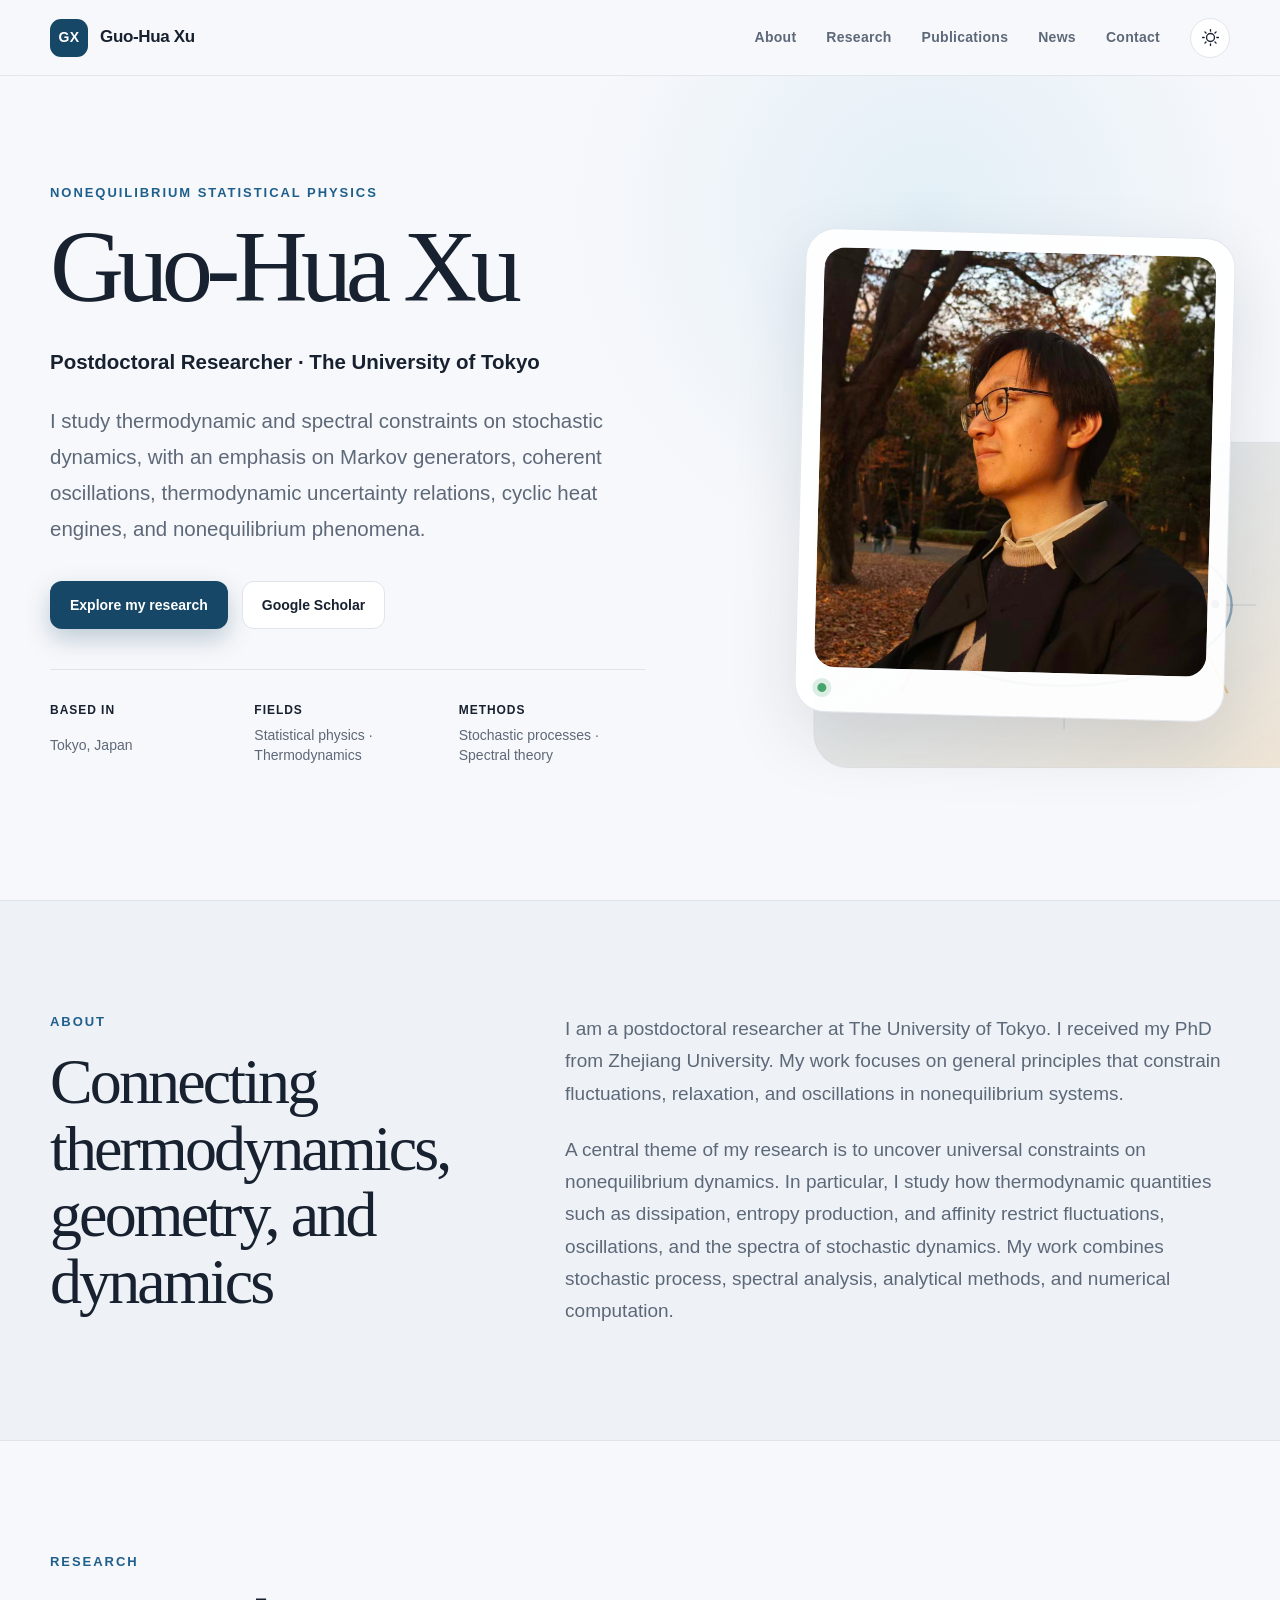
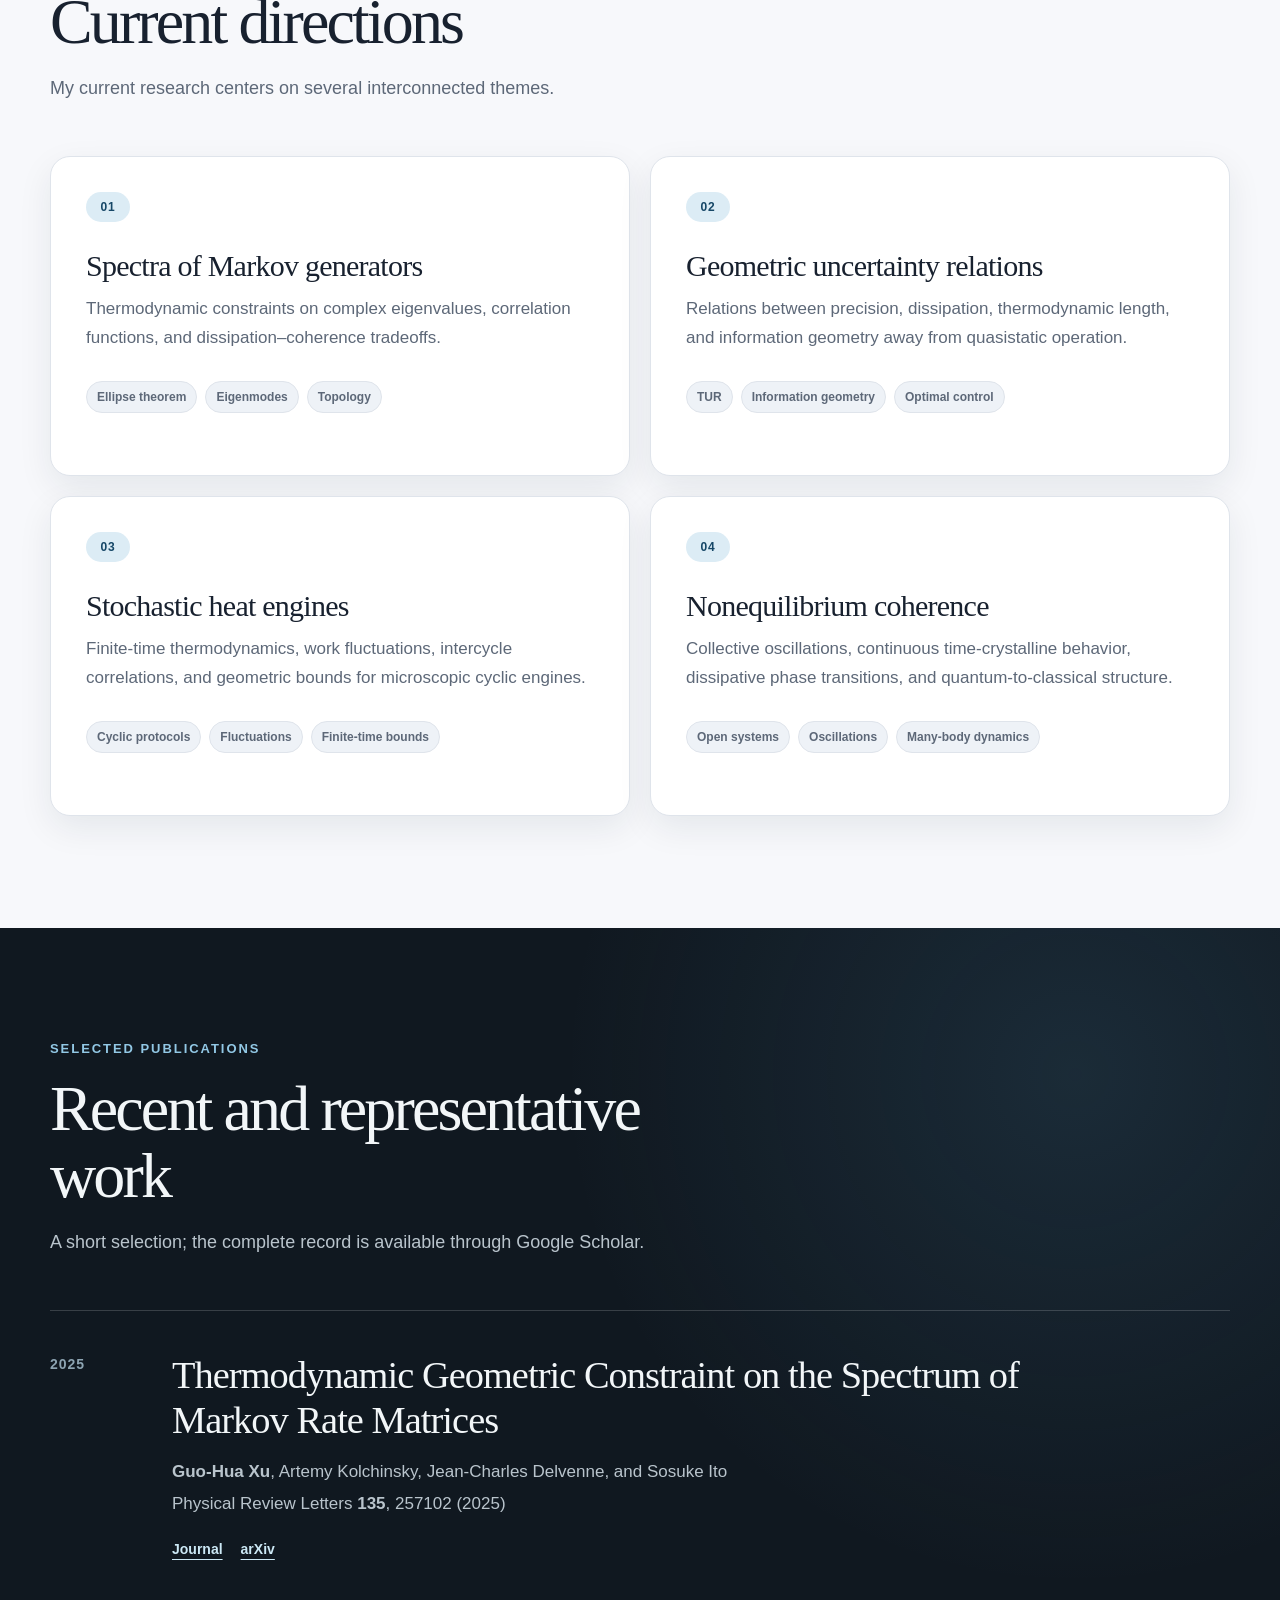
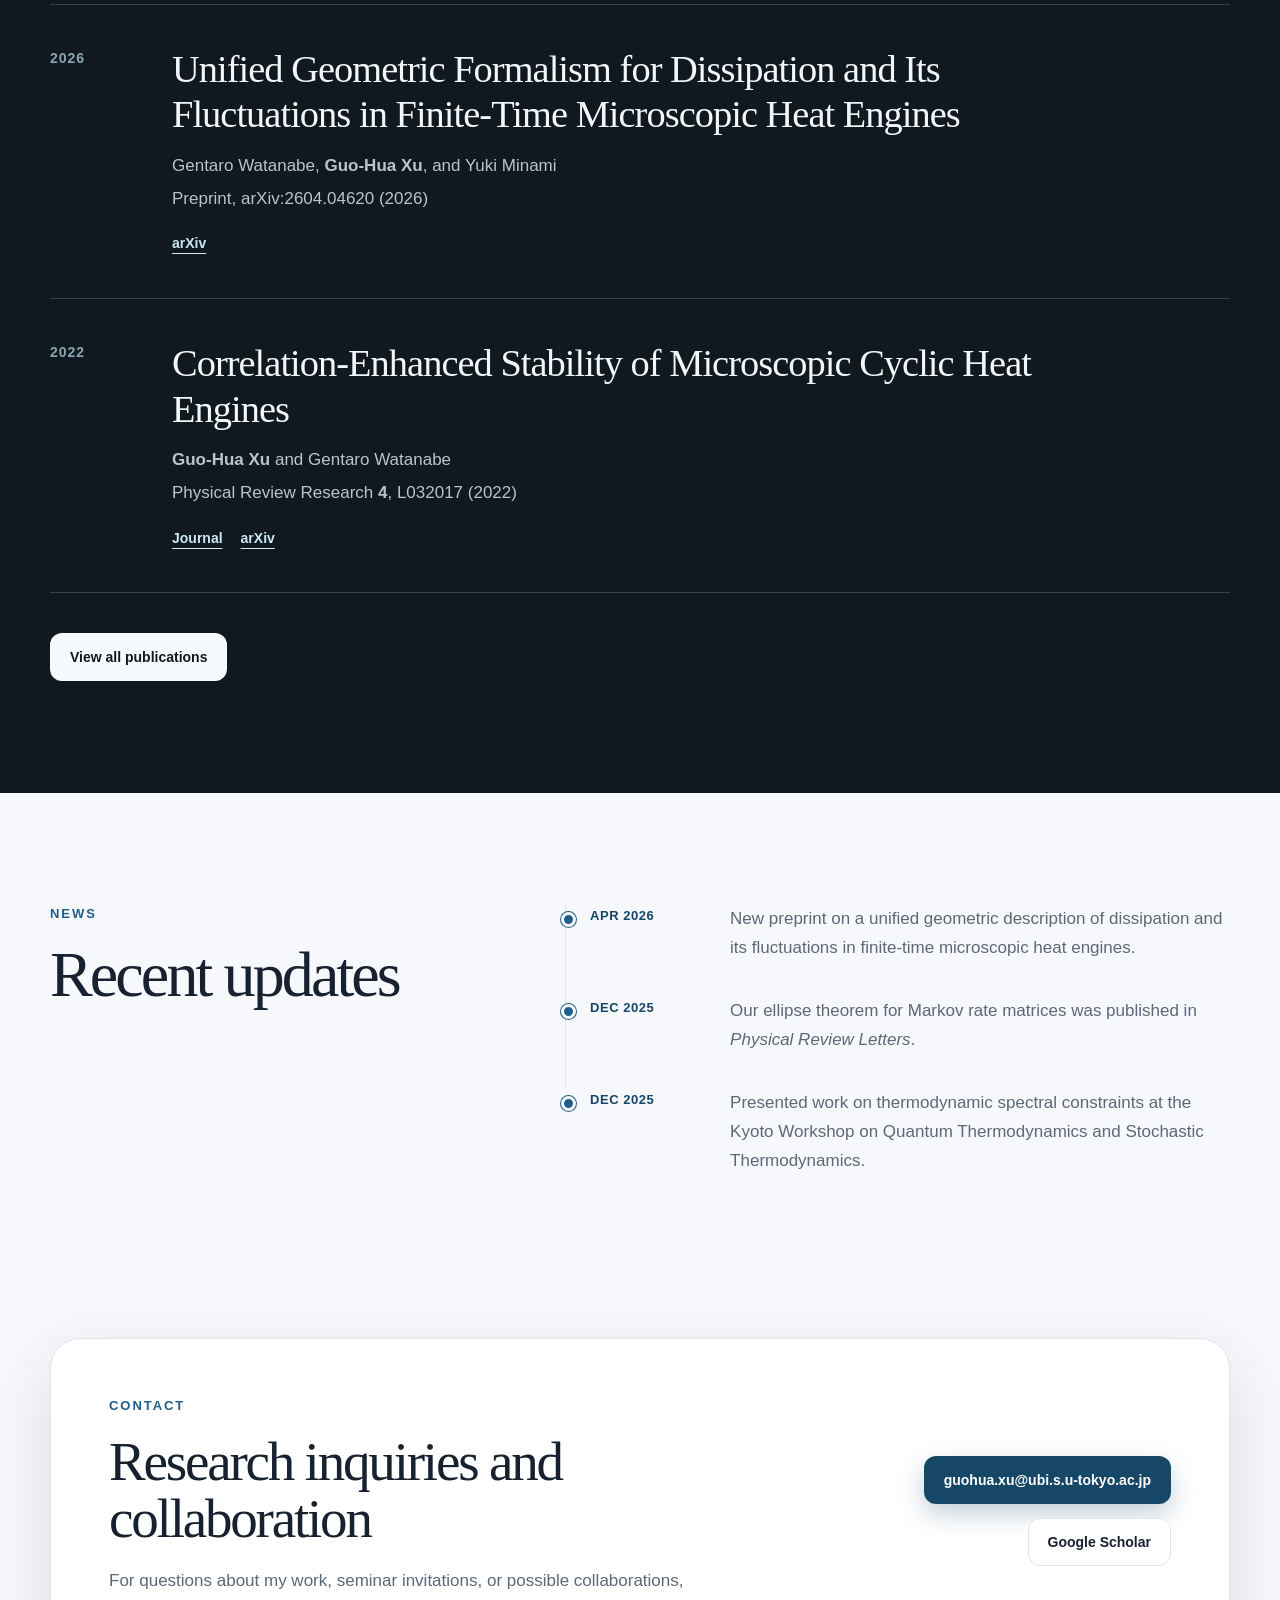
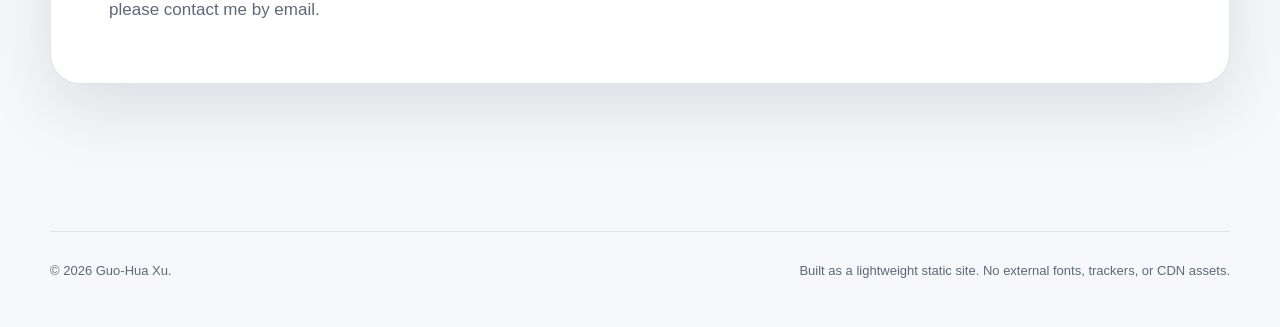
<file: index.html>
<!doctype html>
<html lang="en" class="no-js" data-theme="light">
<head>
  <meta charset="utf-8">
  <meta name="viewport" content="width=device-width, initial-scale=1">
  <meta name="description" content="Academic homepage of Guo-Hua Xu, a researcher in nonequilibrium statistical physics and stochastic thermodynamics.">
  <meta name="author" content="Guo-Hua Xu">
  <meta name="color-scheme" content="light dark">

  <!-- Replace the URL below after your website is online. -->
  <link rel="canonical" href="https://schrodingers-cat-quantum.github.io/">
  <script>document.documentElement.classList.replace('no-js', 'js');</script>
  <link rel="icon" href="assets/favicon.svg" type="image/svg+xml">
  <link rel="stylesheet" href="styles.css">

  <meta property="og:type" content="website">
  <meta property="og:title" content="Guo-Hua Xu | Academic Homepage">
  <meta property="og:description" content="Research in stochastic thermodynamics, spectral theory of Markov generators, and nonequilibrium dynamics.">
  <meta property="og:image" content="assets/social-card.svg">
  <meta property="og:url" content="https://schrodingers-cat-quantum.github.io/">

  <title>Guo-Hua Xu | Academic Homepage</title>

  <!-- Apply the saved theme before the page is painted. -->
  <script>
    (() => {
      try {
        const saved = localStorage.getItem('theme');
        const preferred = window.matchMedia('(prefers-color-scheme: dark)').matches ? 'dark' : 'light';
        document.documentElement.dataset.theme = saved || preferred;
      } catch (_) {
        document.documentElement.dataset.theme = 'light';
      }
    })();
  </script>
  <script src="script.js" defer></script>
</head>
<body>
  <a class="skip-link" href="#main-content">Skip to main content</a>

  <header class="site-header" id="top">
    <div class="container header-inner">
      <a class="brand" href="#top" aria-label="Guo-Hua Xu, homepage">
        <span class="brand-mark" aria-hidden="true">GX</span>
        <span class="brand-text">Guo-Hua Xu</span>
      </a>

      <button class="menu-toggle" type="button" aria-expanded="false" aria-controls="site-nav">
        <span class="sr-only">Open navigation</span>
        <span aria-hidden="true"></span>
        <span aria-hidden="true"></span>
        <span aria-hidden="true"></span>
      </button>

      <nav class="site-nav" id="site-nav" aria-label="Primary navigation">
        <a href="#about">About</a>
        <a href="#research">Research</a>
        <a href="#publications">Publications</a>
        <a href="#news">News</a>
        <a href="#contact">Contact</a>
        <button class="theme-toggle" type="button" aria-label="Switch color theme" title="Switch color theme">
          <svg class="sun-icon" viewBox="0 0 24 24" aria-hidden="true"><path d="M12 4V2m0 20v-2m8-8h2M2 12h2m13.66-5.66 1.42-1.42M4.92 19.08l1.42-1.42m11.32 0 1.42 1.42M4.92 4.92l1.42 1.42M12 17a5 5 0 1 0 0-10 5 5 0 0 0 0 10Z"/></svg>
          <svg class="moon-icon" viewBox="0 0 24 24" aria-hidden="true"><path d="M20.5 14.2A8.5 8.5 0 0 1 9.8 3.5 8.5 8.5 0 1 0 20.5 14.2Z"/></svg>
        </button>
      </nav>
    </div>
  </header>

  <main id="main-content">
    <section class="hero section" aria-labelledby="hero-title">
      <div class="container hero-grid">
        <div class="hero-copy reveal">
          <p class="eyebrow">Nonequilibrium statistical physics</p>
          <h1 id="hero-title">Guo-Hua Xu</h1>
          <p class="hero-role">Postdoctoral Researcher <span aria-hidden="true">·</span> The University of Tokyo</p>
          <p class="hero-summary">
            I study thermodynamic and spectral constraints on stochastic dynamics, with an emphasis on Markov generators, coherent oscillations, thermodynamic uncertainty relations, cyclic heat engines, and nonequilibrium phenomena.
          </p>
          <div class="hero-actions">
            <a class="button button-primary" href="#research">Explore my research</a>
            <a class="button button-secondary" href="https://scholar.google.com/citations?user=_5m4Z_kAAAAJ" target="_blank" rel="noopener noreferrer">Google Scholar</a>
          </div>
          <ul class="quick-facts" aria-label="Profile facts">
            <li><strong>Based in</strong><span>Tokyo, Japan</span></li>
            <li><strong>Fields</strong><span>Statistical physics · Thermodynamics</span></li>
            <li><strong>Methods</strong><span>Stochastic processes · Spectral theory</span></li>
          </ul>
        </div>

        <div class="hero-visual reveal" aria-label="Abstract visualization of spectral bounds">
          <div class="portrait-card">
            <img src="assets/portrait.jpg" alt="Placeholder portrait for Guo-Hua Xu" width="420" height="420">
            <div class="portrait-caption">
              <span class="status-dot" aria-hidden="true"></span>
<!--              Open to research discussions and collaborations    -->
            </div>
          </div>
          <img class="spectrum-decoration" src="assets/research-spectrum.svg" alt="" aria-hidden="true" width="520" height="360">
        </div>
      </div>
    </section>

    <section class="section section-muted" id="about" aria-labelledby="about-title">
      <div class="container two-column">
        <div class="section-heading reveal">
          <p class="eyebrow">About</p>
          <h2 id="about-title">Connecting thermodynamics, geometry, and dynamics</h2>
        </div>
        <div class="prose reveal">
          <p>
            I am a postdoctoral researcher at The University of Tokyo. I received my PhD from Zhejiang University. My work focuses on general principles that constrain fluctuations, relaxation, and oscillations in nonequilibrium systems.
          </p>
          <p>
            A central theme of my research is to uncover universal constraints on nonequilibrium dynamics. In particular, I study how thermodynamic quantities such as dissipation, entropy production, and affinity restrict fluctuations, oscillations, and the spectra of stochastic dynamics. My work combines stochastic process, spectral analysis, analytical methods, and numerical computation.
          </p>
          <!-- Optional: add a CV file named cv.pdf and uncomment the link below. -->
          <!-- <p><a class="text-link" href="cv.pdf">Download my CV →</a></p> -->
        </div>
      </div>
    </section>

    <section class="section" id="research" aria-labelledby="research-title">
      <div class="container">
        <div class="section-heading section-heading-wide reveal">
          <p class="eyebrow">Research</p>
          <h2 id="research-title">Current directions</h2>
          <p>My current research centers on several interconnected themes.</p>
        </div>

        <div class="card-grid">

          <article class="research-card reveal">
            <span class="card-number" aria-hidden="true">01</span>
            <h3>Spectra of Markov generators</h3>
            <p>Thermodynamic constraints on complex eigenvalues, correlation functions, and dissipation–coherence tradeoffs.</p>
            <ul class="tag-list" aria-label="Topics">
              <li>Ellipse theorem</li><li>Eigenmodes</li><li>Topology</li>
            </ul>
          </article>

          <article class="research-card reveal">
            <span class="card-number" aria-hidden="true">02</span>
            <h3>Geometric uncertainty relations</h3>
            <p>Relations between precision, dissipation, thermodynamic length, and information geometry away from quasistatic operation.</p>
            <ul class="tag-list" aria-label="Topics">
              <li>TUR</li><li>Information geometry</li><li>Optimal control</li>
            </ul>
          </article>

          <article class="research-card reveal">
            <span class="card-number" aria-hidden="true">03</span>
            <h3>Stochastic heat engines</h3>
            <p>Finite-time thermodynamics, work fluctuations, intercycle correlations, and geometric bounds for microscopic cyclic engines.</p>
            <ul class="tag-list" aria-label="Topics">
              <li>Cyclic protocols</li><li>Fluctuations</li><li>Finite-time bounds</li>
            </ul>
          </article>

          <article class="research-card reveal">
            <span class="card-number" aria-hidden="true">04</span>
            <h3>Nonequilibrium coherence</h3>
            <p>Collective oscillations, continuous time-crystalline behavior, dissipative phase transitions, and quantum-to-classical structure.</p>
            <ul class="tag-list" aria-label="Topics">
              <li>Open systems</li><li>Oscillations</li><li>Many-body dynamics</li>
            </ul>
          </article>
        </div>
      </div>
    </section>

    <section class="section section-dark" id="publications" aria-labelledby="publications-title">
      <div class="container">
        <div class="section-heading section-heading-wide reveal">
          <p class="eyebrow">Selected publications</p>
          <h2 id="publications-title">Recent and representative work</h2>
          <p>A short selection; the complete record is available through Google Scholar.</p>
        </div>

        <ol class="publication-list">
          <li class="publication-item reveal">
            <div class="publication-year">2025</div>
            <div class="publication-body">
              <h3>Thermodynamic Geometric Constraint on the Spectrum of Markov Rate Matrices</h3>
              <p class="authors"><strong>Guo-Hua Xu</strong>, Artemy Kolchinsky, Jean-Charles Delvenne, and Sosuke Ito</p>
              <p class="venue">Physical Review Letters <strong>135</strong>, 257102 (2025)</p>
              <div class="publication-links">
                <a href="https://doi.org/10.1103/z4t2-18cx" target="_blank" rel="noopener noreferrer">Journal</a>
                <a href="https://arxiv.org/abs/2507.08938" target="_blank" rel="noopener noreferrer">arXiv</a>
              </div>
            </div>
          </li>

          <li class="publication-item reveal">
            <div class="publication-year">2026</div>
            <div class="publication-body">
              <h3>Unified Geometric Formalism for Dissipation and Its Fluctuations in Finite-Time Microscopic Heat Engines</h3>
              <p class="authors">Gentaro Watanabe, <strong>Guo-Hua Xu</strong>, and Yuki Minami</p>
              <p class="venue">Preprint, arXiv:2604.04620 (2026)</p>
              <div class="publication-links">
                <a href="https://arxiv.org/abs/2604.04620" target="_blank" rel="noopener noreferrer">arXiv</a>
              </div>
            </div>
          </li>

          <li class="publication-item reveal">
            <div class="publication-year">2022</div>
            <div class="publication-body">
              <h3>Correlation-Enhanced Stability of Microscopic Cyclic Heat Engines</h3>
              <p class="authors"><strong>Guo-Hua Xu</strong> and Gentaro Watanabe</p>
              <p class="venue">Physical Review Research <strong>4</strong>, L032017 (2022)</p>
              <div class="publication-links">
                <a href="https://doi.org/10.1103/PhysRevResearch.4.L032017" target="_blank" rel="noopener noreferrer">Journal</a>
                <a href="https://arxiv.org/abs/2111.09508" target="_blank" rel="noopener noreferrer">arXiv</a>
              </div>
            </div>
          </li>
        </ol>

        <p class="section-cta reveal">
          <a class="button button-light" href="https://scholar.google.com/citations?user=_5m4Z_kAAAAJ" target="_blank" rel="noopener noreferrer">View all publications</a>
        </p>
      </div>
    </section>

    <section class="section" id="news" aria-labelledby="news-title">
      <div class="container two-column news-layout">
        <div class="section-heading reveal">
          <p class="eyebrow">News</p>
          <h2 id="news-title">Recent updates</h2>
        </div>
        <ol class="timeline reveal">
          <li>
            <time datetime="2026-04">Apr 2026</time>
            <p>New preprint on a unified geometric description of dissipation and its fluctuations in finite-time microscopic heat engines.</p>
          </li>
          <li>
            <time datetime="2025-12">Dec 2025</time>
            <p>Our ellipse theorem for Markov rate matrices was published in <em>Physical Review Letters</em>.</p>
          </li>
          <li>
            <time datetime="2025-12">Dec 2025</time>
            <p>Presented work on thermodynamic spectral constraints at the Kyoto Workshop on Quantum Thermodynamics and Stochastic Thermodynamics.</p>
          </li>
        </ol>
      </div>
    </section>

    <section class="section contact-section" id="contact" aria-labelledby="contact-title">
      <div class="container contact-panel reveal">
        <div>
          <p class="eyebrow">Contact</p>
          <h2 id="contact-title">Research inquiries and collaboration</h2>
          <p>For questions about my work, seminar invitations, or possible collaborations, please contact me by email.</p>
        </div>
        <div class="contact-actions">
          <!-- IMPORTANT: replace the email address below before publishing. -->
          <a class="button button-primary" href="mailto:guohua.xu@ubi.s.u-tokyo.ac.jp">guohua.xu@ubi.s.u-tokyo.ac.jp</a>
          <a class="button button-secondary" href="https://scholar.google.com/citations?user=_5m4Z_kAAAAJ" target="_blank" rel="noopener noreferrer">Google Scholar</a>
        </div>
      </div>
    </section>
  </main>

  <footer class="site-footer">
    <div class="container footer-inner">
      <p>© <span id="current-year">2026</span> Guo-Hua Xu.</p>
      <p>Built as a lightweight static site. No external fonts, trackers, or CDN assets.</p>
    </div>
  </footer>
</body>
</html>
</file>
<file: styles.css>
:root {
  --bg: #f7f8fb;
  --surface: #ffffff;
  --surface-soft: #eef2f7;
  --text: #18212f;
  --text-soft: #5d6878;
  --line: #dfe4eb;
  --accent: #1f5f8b;
  --accent-strong: #164767;
  --accent-soft: #dcecf5;
  --highlight: #d49b42;
  --dark: #101820;
  --dark-soft: #19242e;
  --dark-text: #f2f6f8;
  --dark-muted: #b9c4cc;
  --shadow: 0 24px 70px rgba(17, 35, 52, 0.12);
  --shadow-soft: 0 12px 34px rgba(17, 35, 52, 0.08);
  --radius-sm: 12px;
  --radius: 20px;
  --radius-lg: 30px;
  --container: 1180px;
  --header-height: 76px;
}

html[data-theme="dark"] {
  --bg: #0e151c;
  --surface: #151f28;
  --surface-soft: #1b2833;
  --text: #edf3f6;
  --text-soft: #a9b7c2;
  --line: #2b3945;
  --accent: #78b8dc;
  --accent-strong: #9ed0eb;
  --accent-soft: #213e50;
  --highlight: #e2b766;
  --dark: #070c10;
  --dark-soft: #111b23;
  --dark-text: #f4f7f9;
  --dark-muted: #b5c2ca;
  --shadow: 0 24px 70px rgba(0, 0, 0, 0.34);
  --shadow-soft: 0 12px 34px rgba(0, 0, 0, 0.26);
}

* {
  box-sizing: border-box;
}

html {
  scroll-behavior: smooth;
  scroll-padding-top: calc(var(--header-height) + 20px);
}

body {
  margin: 0;
  background: var(--bg);
  color: var(--text);
  font-family: Inter, ui-sans-serif, -apple-system, BlinkMacSystemFont, "Segoe UI", "Noto Sans", "Noto Sans CJK SC", "Hiragino Kaku Gothic ProN", "Yu Gothic", Arial, sans-serif;
  font-size: 17px;
  line-height: 1.7;
  text-rendering: optimizeLegibility;
  -webkit-font-smoothing: antialiased;
  transition: background-color 180ms ease, color 180ms ease;
}

img,
svg {
  display: block;
  max-width: 100%;
}

a {
  color: inherit;
}

button,
a {
  -webkit-tap-highlight-color: transparent;
}

button {
  font: inherit;
}

::selection {
  color: #fff;
  background: var(--accent);
}

.container {
  width: min(calc(100% - 40px), var(--container));
  margin-inline: auto;
}

.section {
  padding: 112px 0;
}

.section-muted {
  background: var(--surface-soft);
  border-block: 1px solid var(--line);
}

.skip-link {
  position: fixed;
  z-index: 9999;
  left: 16px;
  top: 10px;
  padding: 10px 14px;
  color: #fff;
  background: var(--accent-strong);
  border-radius: 8px;
  transform: translateY(-160%);
  transition: transform 150ms ease;
}

.skip-link:focus {
  transform: translateY(0);
}

.sr-only {
  position: absolute;
  width: 1px;
  height: 1px;
  padding: 0;
  margin: -1px;
  overflow: hidden;
  clip: rect(0, 0, 0, 0);
  white-space: nowrap;
  border: 0;
}

.site-header {
  position: sticky;
  z-index: 1000;
  top: 0;
  height: var(--header-height);
  background: color-mix(in srgb, var(--bg) 88%, transparent);
  border-bottom: 1px solid color-mix(in srgb, var(--line) 85%, transparent);
  -webkit-backdrop-filter: blur(18px);
  backdrop-filter: blur(18px);
}

.header-inner {
  display: flex;
  align-items: center;
  justify-content: space-between;
  height: 100%;
}

.brand {
  display: inline-flex;
  gap: 12px;
  align-items: center;
  color: var(--text);
  font-weight: 760;
  letter-spacing: -0.02em;
  text-decoration: none;
}

.brand-mark {
  display: grid;
  width: 38px;
  height: 38px;
  color: #fff;
  background: var(--accent-strong);
  border-radius: 11px;
  place-items: center;
  font-size: 14px;
  letter-spacing: 0.03em;
}

.brand-text {
  font-size: 17px;
}

.site-nav {
  display: flex;
  gap: 30px;
  align-items: center;
}

.site-nav > a {
  position: relative;
  color: var(--text-soft);
  font-size: 14px;
  font-weight: 680;
  letter-spacing: 0.02em;
  text-decoration: none;
}

.site-nav > a::after {
  position: absolute;
  right: 0;
  bottom: -7px;
  left: 0;
  height: 2px;
  background: var(--accent);
  border-radius: 999px;
  content: "";
  transform: scaleX(0);
  transform-origin: right;
  transition: transform 180ms ease;
}

.site-nav > a:hover,
.site-nav > a:focus-visible {
  color: var(--text);
}

.site-nav > a:hover::after,
.site-nav > a:focus-visible::after {
  transform: scaleX(1);
  transform-origin: left;
}

.theme-toggle {
  display: grid;
  width: 40px;
  height: 40px;
  padding: 0;
  color: var(--text);
  cursor: pointer;
  background: var(--surface);
  border: 1px solid var(--line);
  border-radius: 50%;
  place-items: center;
  transition: transform 160ms ease, border-color 160ms ease;
}

.theme-toggle:hover {
  border-color: var(--accent);
  transform: translateY(-1px);
}

.theme-toggle svg {
  width: 19px;
  height: 19px;
  fill: none;
  stroke: currentColor;
  stroke-linecap: round;
  stroke-linejoin: round;
  stroke-width: 1.7;
}

html[data-theme="dark"] .sun-icon,
html[data-theme="light"] .moon-icon {
  display: none;
}

.menu-toggle {
  display: none;
  width: 44px;
  height: 44px;
  padding: 10px;
  cursor: pointer;
  background: transparent;
  border: 0;
}

.menu-toggle span:not(.sr-only) {
  display: block;
  width: 24px;
  height: 2px;
  margin: 5px auto;
  background: var(--text);
  border-radius: 99px;
  transition: transform 180ms ease, opacity 180ms ease;
}

.hero {
  position: relative;
  min-height: calc(100vh - var(--header-height));
  display: grid;
  align-items: center;
  overflow: hidden;
  padding-top: 86px;
}

.hero::before {
  position: absolute;
  z-index: -1;
  top: -240px;
  left: 50%;
  width: 760px;
  height: 760px;
  background: radial-gradient(circle, color-mix(in srgb, var(--accent-soft) 76%, transparent), transparent 68%);
  content: "";
  transform: translateX(-12%);
  pointer-events: none;
}

.hero-grid {
  display: grid;
  grid-template-columns: minmax(0, 1.08fr) minmax(360px, 0.92fr);
  gap: 78px;
  align-items: center;
}

.eyebrow {
  margin: 0 0 18px;
  color: var(--accent);
  font-size: 13px;
  font-weight: 800;
  letter-spacing: 0.15em;
  line-height: 1.4;
  text-transform: uppercase;
}

.hero h1 {
  max-width: 740px;
  margin: 0;
  font-family: Georgia, "Times New Roman", serif;
  font-size: clamp(4rem, 8vw, 7.3rem);
  font-weight: 500;
  letter-spacing: -0.065em;
  line-height: 0.92;
}

.hero-role {
  margin: 30px 0 0;
  color: var(--text);
  font-size: clamp(1.05rem, 2vw, 1.28rem);
  font-weight: 700;
}

.hero-summary {
  max-width: 720px;
  margin: 24px 0 0;
  color: var(--text-soft);
  font-size: clamp(1.08rem, 1.9vw, 1.28rem);
  line-height: 1.75;
}

.hero-actions,
.contact-actions {
  display: flex;
  flex-wrap: wrap;
  gap: 14px;
  margin-top: 34px;
}

.button {
  display: inline-flex;
  min-height: 48px;
  padding: 11px 19px;
  align-items: center;
  justify-content: center;
  border: 1px solid transparent;
  border-radius: 12px;
  font-size: 14px;
  font-weight: 760;
  line-height: 1.3;
  text-decoration: none;
  transition: transform 160ms ease, box-shadow 160ms ease, background-color 160ms ease, border-color 160ms ease;
}

.button:hover,
.button:focus-visible {
  transform: translateY(-2px);
}

.button-primary {
  color: #fff;
  background: var(--accent-strong);
  box-shadow: 0 10px 24px color-mix(in srgb, var(--accent-strong) 25%, transparent);
}

.button-primary:hover,
.button-primary:focus-visible {
  background: var(--accent);
  box-shadow: 0 14px 30px color-mix(in srgb, var(--accent-strong) 32%, transparent);
}

.button-secondary {
  color: var(--text);
  background: var(--surface);
  border-color: var(--line);
}

.button-secondary:hover,
.button-secondary:focus-visible {
  border-color: var(--accent);
  box-shadow: var(--shadow-soft);
}

.button-light {
  color: var(--dark);
  background: #f6fafc;
}

.button-light:hover,
.button-light:focus-visible {
  box-shadow: 0 12px 30px rgba(0, 0, 0, 0.22);
}

.quick-facts {
  display: grid;
  grid-template-columns: repeat(3, minmax(0, 1fr));
  gap: 18px;
  padding: 30px 0 0;
  margin: 40px 0 0;
  border-top: 1px solid var(--line);
  list-style: none;
}

.quick-facts li {
  display: grid;
  gap: 5px;
}

.quick-facts strong {
  color: var(--text);
  font-size: 12px;
  letter-spacing: 0.08em;
  text-transform: uppercase;
}

.quick-facts span {
  color: var(--text-soft);
  font-size: 14px;
  line-height: 1.45;
}

.hero-visual {
  position: relative;
  min-height: 600px;
  display: grid;
  align-items: center;
}

.portrait-card {
  position: relative;
  z-index: 2;
  width: min(100%, 430px);
  padding: 18px;
  margin-left: auto;
  background: color-mix(in srgb, var(--surface) 92%, transparent);
  border: 1px solid color-mix(in srgb, var(--line) 88%, transparent);
  border-radius: var(--radius-lg);
  box-shadow: var(--shadow);
  transform: rotate(1.5deg);
}

.portrait-card > img {
  width: 100%;
  aspect-ratio: 1;
  object-fit: cover;
  background: var(--surface-soft);
  border-radius: 21px;
}

.portrait-caption {
  display: flex;
  gap: 10px;
  align-items: center;
  padding: 16px 4px 1px;
  color: var(--text-soft);
  font-size: 13px;
  line-height: 1.45;
}

.status-dot {
  width: 9px;
  height: 9px;
  flex: 0 0 auto;
  background: #45a46b;
  border-radius: 50%;
  box-shadow: 0 0 0 5px color-mix(in srgb, #45a46b 18%, transparent);
}

.spectrum-decoration {
  position: absolute;
  z-index: 1;
  right: -90px;
  bottom: -10px;
  width: min(135%, 610px);
  opacity: 0.82;
  pointer-events: none;
}

.two-column {
  display: grid;
  grid-template-columns: minmax(260px, 0.78fr) minmax(0, 1.22fr);
  gap: 90px;
  align-items: start;
}

.section-heading h2 {
  max-width: 720px;
  margin: 0;
  font-family: Georgia, "Times New Roman", serif;
  font-size: clamp(2.4rem, 5vw, 4.5rem);
  font-weight: 500;
  letter-spacing: -0.045em;
  line-height: 1.04;
}

.section-heading-wide {
  display: grid;
  max-width: 820px;
  margin-bottom: 52px;
}

.section-heading-wide > p:last-child {
  max-width: 650px;
  margin: 18px 0 0;
  color: var(--text-soft);
  font-size: 18px;
}

.prose {
  color: var(--text-soft);
  font-size: 19px;
}

.prose p {
  margin: 0 0 24px;
}

.prose p:last-child {
  margin-bottom: 0;
}

.text-link {
  color: var(--accent-strong);
  font-weight: 750;
  text-underline-offset: 4px;
}

.card-grid {
  display: grid;
  grid-template-columns: repeat(2, minmax(0, 1fr));
  gap: 20px;
}

.research-card {
  position: relative;
  min-height: 320px;
  padding: 35px;
  overflow: hidden;
  background: var(--surface);
  border: 1px solid var(--line);
  border-radius: var(--radius);
  box-shadow: var(--shadow-soft);
  transition: transform 180ms ease, box-shadow 180ms ease, border-color 180ms ease;
}

.research-card:hover {
  border-color: color-mix(in srgb, var(--accent) 45%, var(--line));
  box-shadow: var(--shadow);
  transform: translateY(-4px);
}

.card-number {
  display: inline-flex;
  width: 44px;
  height: 30px;
  align-items: center;
  justify-content: center;
  color: var(--accent-strong);
  background: var(--accent-soft);
  border-radius: 999px;
  font-size: 12px;
  font-weight: 850;
  letter-spacing: 0.07em;
}

.research-card h3 {
  max-width: 430px;
  margin: 27px 0 12px;
  font-family: Georgia, "Times New Roman", serif;
  font-size: 30px;
  font-weight: 500;
  letter-spacing: -0.025em;
  line-height: 1.12;
}

.research-card p {
  max-width: 560px;
  margin: 0;
  color: var(--text-soft);
}

.tag-list {
  display: flex;
  flex-wrap: wrap;
  gap: 8px;
  padding: 0;
  margin: 28px 0 0;
  list-style: none;
}

.tag-list li {
  padding: 5px 10px;
  color: var(--text-soft);
  background: var(--surface-soft);
  border: 1px solid var(--line);
  border-radius: 999px;
  font-size: 12px;
  font-weight: 650;
}

.section-dark {
  color: var(--dark-text);
  background:
    radial-gradient(circle at 84% 10%, rgba(86, 151, 190, 0.15), transparent 30%),
    var(--dark);
}

.section-dark .eyebrow {
  color: #92c8e5;
}

.section-dark .section-heading-wide > p:last-child {
  color: var(--dark-muted);
}

.publication-list {
  padding: 0;
  margin: 0;
  border-top: 1px solid rgba(255, 255, 255, 0.17);
  list-style: none;
}

.publication-item {
  display: grid;
  grid-template-columns: 88px minmax(0, 1fr);
  gap: 34px;
  padding: 42px 0;
  border-bottom: 1px solid rgba(255, 255, 255, 0.17);
}

.publication-year {
  color: #8da4b2;
  font-size: 14px;
  font-weight: 760;
  letter-spacing: 0.07em;
}

.publication-body h3 {
  max-width: 900px;
  margin: 0;
  font-family: Georgia, "Times New Roman", serif;
  font-size: clamp(1.7rem, 3vw, 2.55rem);
  font-weight: 500;
  letter-spacing: -0.025em;
  line-height: 1.18;
}

.authors,
.venue {
  margin: 14px 0 0;
  color: var(--dark-muted);
}

.venue {
  margin-top: 4px;
}

.publication-links {
  display: flex;
  gap: 18px;
  margin-top: 19px;
}

.publication-links a {
  color: #cce8f5;
  font-size: 14px;
  font-weight: 760;
  text-underline-offset: 5px;
}

.section-cta {
  margin: 40px 0 0;
}

.news-layout {
  align-items: start;
}

.timeline {
  padding: 0;
  margin: 0;
  list-style: none;
}

.timeline li {
  position: relative;
  display: grid;
  grid-template-columns: 118px minmax(0, 1fr);
  gap: 22px;
  padding: 0 0 34px 24px;
  border-left: 1px solid var(--line);
}

.timeline li::before {
  position: absolute;
  top: 7px;
  left: -5px;
  width: 9px;
  height: 9px;
  background: var(--accent);
  border: 3px solid var(--bg);
  border-radius: 50%;
  box-shadow: 0 0 0 1px var(--accent);
  content: "";
}

.timeline li:last-child {
  padding-bottom: 0;
  border-left-color: transparent;
}

.timeline time {
  color: var(--accent-strong);
  font-size: 13px;
  font-weight: 800;
  letter-spacing: 0.04em;
  text-transform: uppercase;
}

.timeline p {
  margin: 0;
  color: var(--text-soft);
}

.contact-section {
  padding-top: 50px;
}

.contact-panel {
  display: grid;
  grid-template-columns: minmax(0, 1.2fr) minmax(300px, 0.8fr);
  gap: 52px;
  align-items: center;
  padding: 58px;
  background: var(--surface);
  border: 1px solid var(--line);
  border-radius: var(--radius-lg);
  box-shadow: var(--shadow);
}

.contact-panel h2 {
  max-width: 690px;
  margin: 0;
  font-family: Georgia, "Times New Roman", serif;
  font-size: clamp(2.2rem, 4.3vw, 4rem);
  font-weight: 500;
  letter-spacing: -0.04em;
  line-height: 1.04;
}

.contact-panel p:last-child {
  max-width: 650px;
  margin: 20px 0 0;
  color: var(--text-soft);
}

.contact-actions {
  align-content: center;
  justify-content: flex-end;
  margin-top: 0;
}

.site-footer {
  padding: 35px 0 45px;
}

.footer-inner {
  display: flex;
  gap: 30px;
  align-items: center;
  justify-content: space-between;
  padding-top: 28px;
  color: var(--text-soft);
  border-top: 1px solid var(--line);
  font-size: 13px;
}

.footer-inner p {
  margin: 0;
}

.reveal {
  opacity: 1;
  transform: none;
}

html.js .reveal {
  opacity: 0;
  transform: translateY(18px);
  transition: opacity 580ms ease, transform 580ms ease;
}

html.js .reveal.is-visible {
  opacity: 1;
  transform: translateY(0);
}

:focus-visible {
  outline: 3px solid color-mix(in srgb, var(--accent) 60%, transparent);
  outline-offset: 4px;
}

@media (prefers-reduced-motion: reduce) {
  html {
    scroll-behavior: auto;
  }

  *,
  *::before,
  *::after {
    scroll-behavior: auto !important;
    transition-duration: 0.01ms !important;
    animation-duration: 0.01ms !important;
    animation-iteration-count: 1 !important;
  }

  .reveal {
    opacity: 1;
    transform: none;
  }
}

@media (max-width: 980px) {
  .section {
    padding: 90px 0;
  }

  .hero-grid {
    grid-template-columns: 1fr;
    gap: 45px;
  }

  .hero {
    padding-top: 72px;
  }

  .hero-visual {
    min-height: 500px;
  }

  .portrait-card {
    width: min(82%, 440px);
    margin-inline: auto;
  }

  .spectrum-decoration {
    right: 50%;
    bottom: -55px;
    width: min(88%, 610px);
    transform: translateX(50%);
  }

  .two-column,
  .contact-panel {
    grid-template-columns: 1fr;
    gap: 42px;
  }

  .contact-actions {
    justify-content: flex-start;
  }
}

@media (max-width: 780px) {
  :root {
    --header-height: 68px;
  }

  body {
    font-size: 16px;
  }

  .container {
    width: min(calc(100% - 28px), var(--container));
  }

  .menu-toggle {
    display: block;
  }

  .menu-toggle[aria-expanded="true"] span:nth-child(2) {
    transform: translateY(7px) rotate(45deg);
  }

  .menu-toggle[aria-expanded="true"] span:nth-child(3) {
    opacity: 0;
  }

  .menu-toggle[aria-expanded="true"] span:nth-child(4) {
    transform: translateY(-7px) rotate(-45deg);
  }

  .site-nav {
    position: absolute;
    top: calc(100% + 10px);
    right: 14px;
    left: 14px;
    display: none;
    padding: 18px;
    flex-direction: column;
    gap: 5px;
    align-items: stretch;
    background: var(--surface);
    border: 1px solid var(--line);
    border-radius: 16px;
    box-shadow: var(--shadow);
  }

  .site-nav.is-open {
    display: flex;
  }

  .site-nav > a {
    padding: 10px 12px;
    border-radius: 9px;
  }

  .site-nav > a:hover,
  .site-nav > a:focus-visible {
    background: var(--surface-soft);
  }

  .site-nav > a::after {
    display: none;
  }

  .theme-toggle {
    margin: 8px 0 0 8px;
  }

  .hero h1 {
    font-size: clamp(3.5rem, 17vw, 6rem);
  }

  .quick-facts {
    grid-template-columns: 1fr;
    gap: 16px;
  }

  .hero-visual {
    min-height: 430px;
  }

  .portrait-card {
    width: min(92%, 410px);
    padding: 13px;
  }

  .card-grid {
    grid-template-columns: 1fr;
  }

  .research-card {
    min-height: auto;
    padding: 28px;
  }

  .publication-item {
    grid-template-columns: 1fr;
    gap: 9px;
    padding: 34px 0;
  }

  .timeline li {
    grid-template-columns: 1fr;
    gap: 5px;
  }

  .contact-panel {
    padding: 34px 25px;
  }

  .contact-actions {
    display: grid;
  }

  .footer-inner {
    flex-direction: column;
    align-items: flex-start;
  }
}

@media (max-width: 460px) {
  .brand-text {
    display: none;
  }

  .section {
    padding: 76px 0;
  }

  .hero {
    padding-top: 54px;
  }

  .hero-actions {
    display: grid;
  }

  .button {
    width: 100%;
  }

  .hero-visual {
    min-height: 370px;
  }

  .portrait-caption {
    font-size: 12px;
  }
}
</file>
